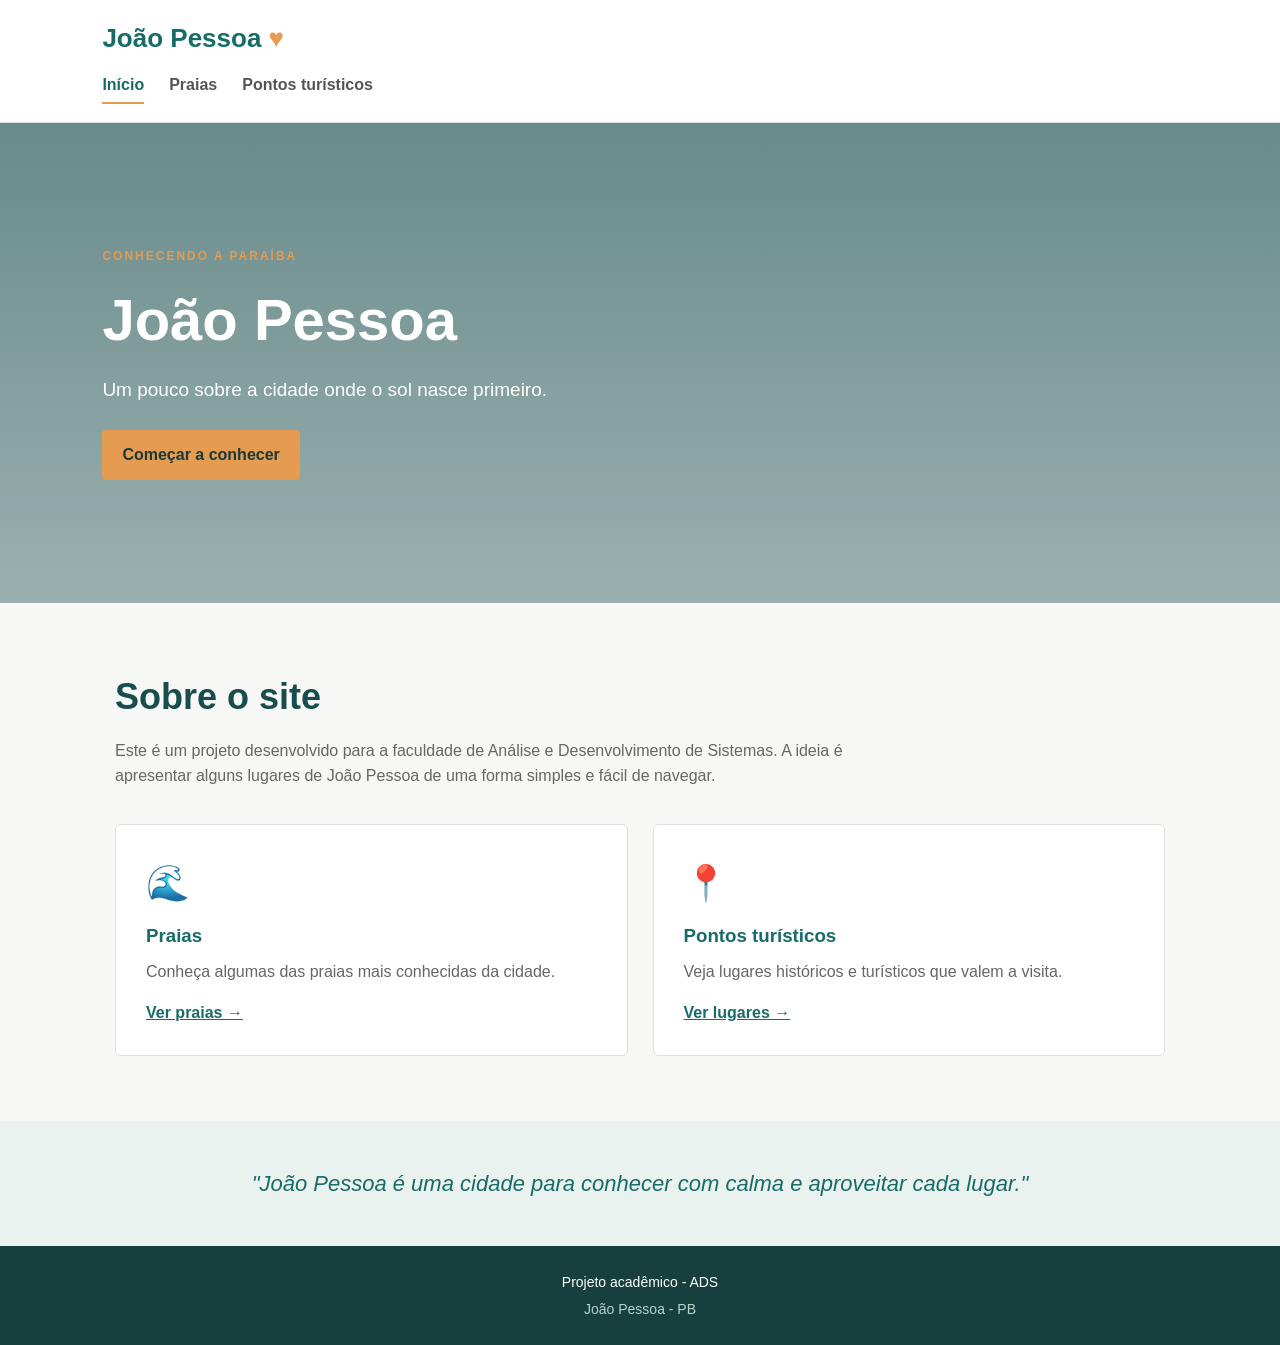
<file: index.html>
<!DOCTYPE html>
<html lang="pt-BR">
<head>
    <meta charset="UTF-8">
    <meta name="viewport" content="width=device-width, initial-scale=1.0">
    <title>João Pessoa - Meu site</title>
    <link rel="stylesheet" href="style.css">
    <script src="script.js" defer></script>
</head>
<body>
    <header>
        <div class="topo">
            <h1>João Pessoa <span>♥</span></h1>
            <button id="menuBtn">☰</button>
        </div>
        <nav id="menu">
            <a class="selecionado" href="index.html">Início</a>
            <a href="praias.html">Praias</a>
            <a href="pontos-turisticos.html">Pontos turísticos</a>
        </nav>
    </header>

    <main>
        <section class="banner">
            <div>
                <p class="pequeno">CONHECENDO A PARAÍBA</p>
                <h2>João Pessoa</h2>
                <p>Um pouco sobre a cidade onde o sol nasce primeiro.</p>
                <a class="botao" href="praias.html">Começar a conhecer</a>
            </div>
        </section>

        <section class="conteudo">
            <h2>Sobre o site</h2>
            <p>
                Este é um projeto desenvolvido para a faculdade de Análise e Desenvolvimento
                de Sistemas. A ideia é apresentar alguns lugares de João Pessoa de uma forma
                simples e fácil de navegar.
            </p>

            <div class="cards">
                <article>
                    <div class="icone">🌊</div>
                    <h3>Praias</h3>
                    <p>Conheça algumas das praias mais conhecidas da cidade.</p>
                    <a href="praias.html">Ver praias →</a>
                </article>

                <article>
                    <div class="icone">📍</div>
                    <h3>Pontos turísticos</h3>
                    <p>Veja lugares históricos e turísticos que valem a visita.</p>
                    <a href="pontos-turisticos.html">Ver lugares →</a>
                </article>
            </div>
        </section>

        <section class="frase">
            <p>"João Pessoa é uma cidade para conhecer com calma e aproveitar cada lugar."</p>
        </section>
    </main>

    <footer>
        <p>Projeto acadêmico - ADS</p>
        <p>João Pessoa - PB</p>
    </footer>
</body>
</html>
</file>
<file: style.css>
* {
    box-sizing: border-box;
    margin: 0;
    padding: 0;
}

body {
    font-family: Arial, Helvetica, sans-serif;
    background: #f7f7f5;
    color: #263b3b;
    line-height: 1.6;
}

header {
    background: #ffffff;
    border-bottom: 1px solid #ddd;
    padding: 18px 8%;
}

.topo {
    display: flex;
    justify-content: space-between;
    align-items: center;
}

header h1 {
    font-size: 26px;
    color: #176b68;
}

header h1 span {
    color: #e59b50;
}

nav {
    display: flex;
    gap: 25px;
    margin-top: 12px;
}

nav a {
    text-decoration: none;
    color: #555;
    font-weight: bold;
    padding-bottom: 5px;
}

nav a:hover,
nav a.selecionado {
    color: #176b68;
    border-bottom: 2px solid #e59b50;
}

#menuBtn {
    display: none;
    border: 0;
    background: none;
    font-size: 25px;
    cursor: pointer;
}

.banner {
    min-height: 480px;
    background:
        linear-gradient(rgba(16, 72, 72, .62), rgba(16, 72, 72, .40)),
        url("https://images.unsplash.com/photo-1500375592092-40eb2168fd21?auto=format&fit=crop&w=1800&q=85")
        center/cover;
    display: flex;
    align-items: center;
    padding: 60px 8%;
    color: white;
}

.banner > div {
    max-width: 620px;
}

.banner h2 {
    font-size: 58px;
    margin: 8px 0;
}

.banner p:not(.pequeno) {
    font-size: 19px;
    margin-bottom: 25px;
}

.pequeno {
    font-size: 12px;
    letter-spacing: 2px;
    font-weight: bold;
    color: #e59b50;
}

.botao {
    display: inline-block;
    background: #e59b50;
    color: #173b3a;
    padding: 12px 20px;
    text-decoration: none;
    font-weight: bold;
    border-radius: 4px;
}

.botao:hover {
    background: #f0b06a;
}

.conteudo {
    max-width: 1100px;
    margin: auto;
    padding: 65px 25px;
}

.conteudo > h2,
.titulo-pagina h2 {
    font-size: 36px;
    margin-bottom: 12px;
    color: #174d4c;
}

.conteudo > p {
    max-width: 750px;
    color: #666;
}

.cards {
    display: grid;
    grid-template-columns: repeat(2, 1fr);
    gap: 25px;
    margin-top: 35px;
}

.cards article {
    background: white;
    padding: 30px;
    border: 1px solid #e0e0e0;
    border-radius: 6px;
}

.icone {
    font-size: 35px;
    margin-bottom: 10px;
}

.cards h3 {
    color: #176b68;
    margin-bottom: 8px;
}

.cards p {
    color: #666;
    margin-bottom: 15px;
}

.cards a {
    color: #176b68;
    font-weight: bold;
}

.frase {
    background: #eaf2ef;
    padding: 45px 20px;
    text-align: center;
    color: #176b68;
}

.frase p {
    font-size: 22px;
    font-style: italic;
}

.titulo-pagina {
    padding: 70px 8%;
    background: #eaf2ef;
}

.titulo-pagina p:last-child {
    color: #666;
    max-width: 650px;
}

.lista-lugares {
    display: flex;
    flex-direction: column;
    gap: 25px;
}

.lugar {
    display: grid;
    grid-template-columns: 350px 1fr;
    background: white;
    border: 1px solid #ddd;
    border-radius: 6px;
    overflow: hidden;
}

.lugar img {
    width: 100%;
    height: 260px;
    object-fit: cover;
}

.lugar div {
    padding: 30px;
}

.lugar h3 {
    color: #176b68;
    font-size: 25px;
    margin-bottom: 10px;
}

.lugar p {
    color: #666;
}

.curiosidade {
    max-width: 1000px;
    margin: 0 auto 60px;
    background: #fff5e8;
    padding: 30px;
    border-left: 5px solid #e59b50;
}

.curiosidade h2 {
    margin-bottom: 8px;
    color: #805322;
}

footer {
    background: #173f3e;
    color: white;
    text-align: center;
    padding: 25px;
    font-size: 14px;
}

footer p + p {
    color: #b9d0cd;
    margin-top: 4px;
}

@media (max-width: 700px) {
    header {
        padding: 16px 20px;
    }

    #menuBtn {
        display: block;
    }

    nav {
        display: none;
        flex-direction: column;
        gap: 12px;
        margin-top: 15px;
    }

    nav.aberto {
        display: flex;
    }

    .banner {
        min-height: 420px;
        padding: 45px 25px;
    }

    .banner h2 {
        font-size: 43px;
    }

    .cards {
        grid-template-columns: 1fr;
    }

    .titulo-pagina {
        padding: 50px 25px;
    }

    .titulo-pagina h2,
    .conteudo > h2 {
        font-size: 30px;
    }

    .lugar {
        grid-template-columns: 1fr;
    }

    .lugar img {
        height: 220px;
    }
}
</file>
